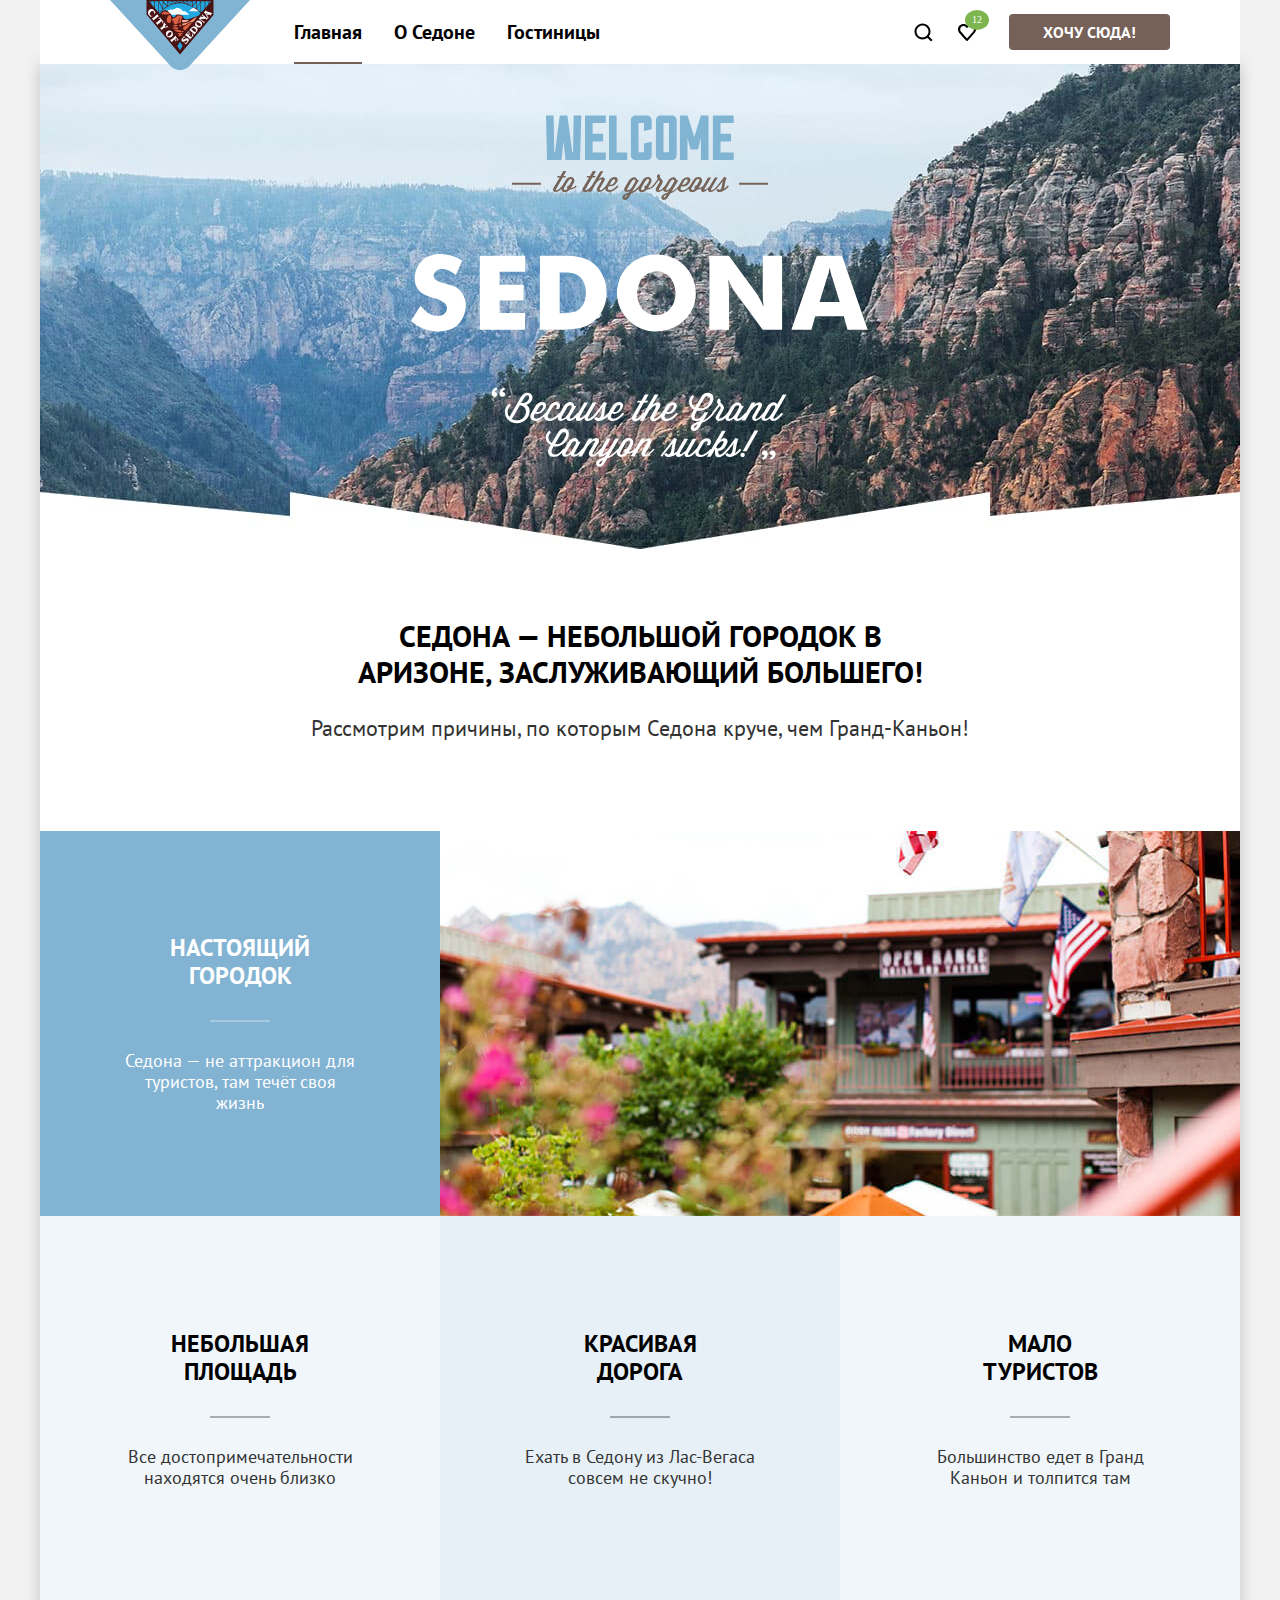
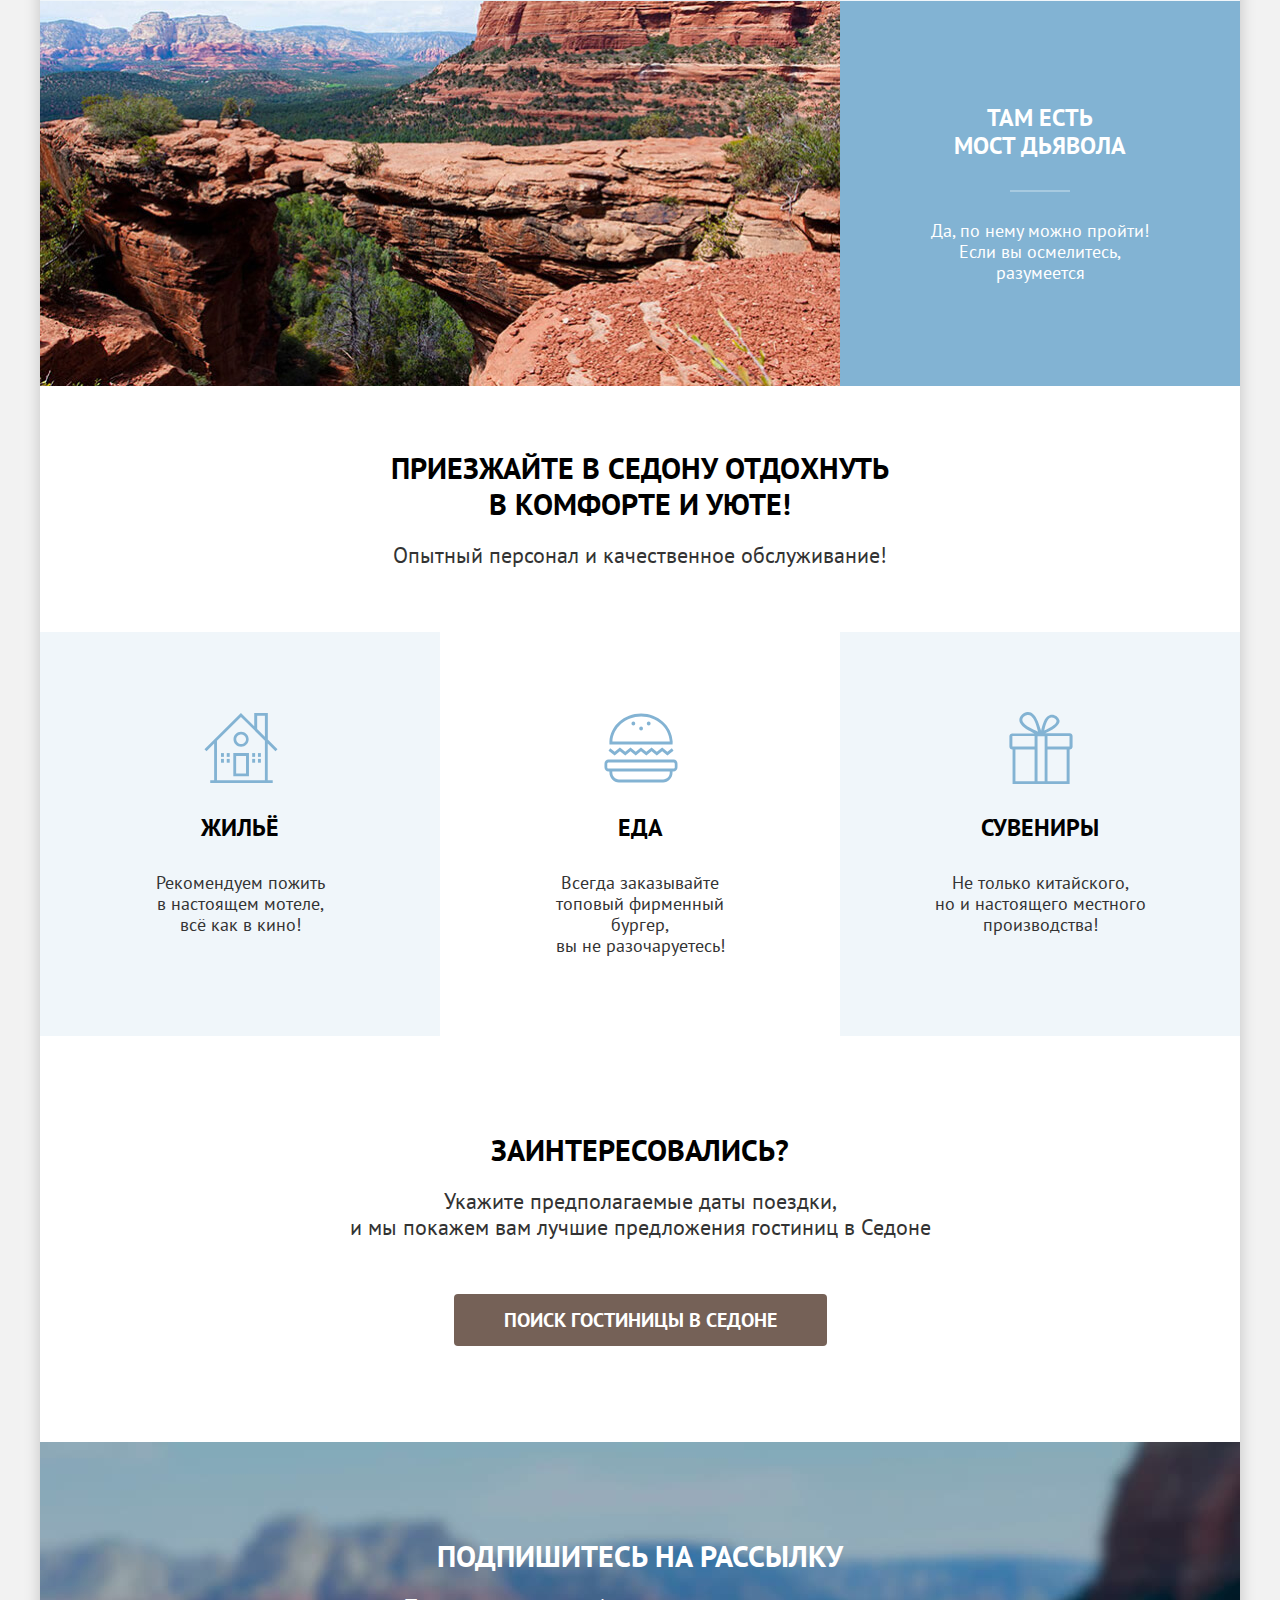
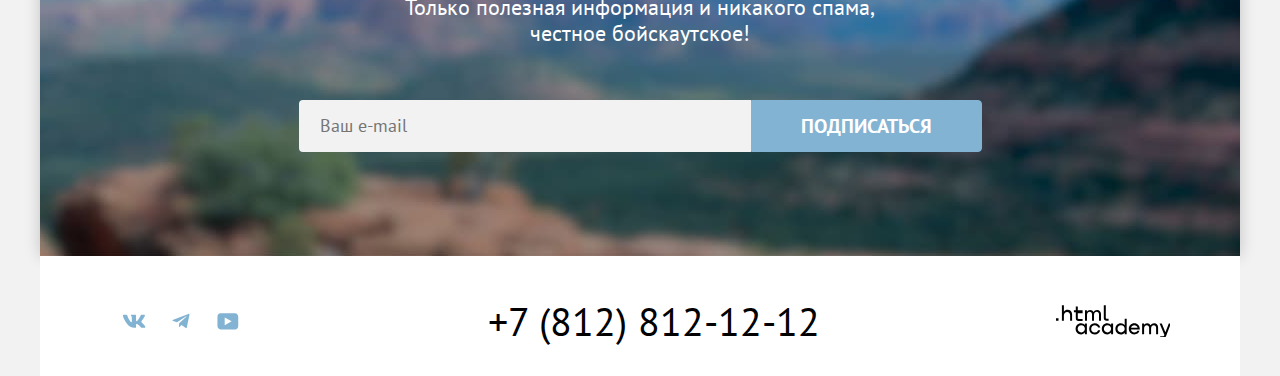
<file: index.html>
<!DOCTYPE html>
<html lang="ru">
  <head>
    <meta charset="utf-8" />
    <title>Главная</title>
    <link rel="icon" href="/favicon-32x32.png" />
    <link rel="stylesheet" href="./styles/styles.css" />
  </head>
  <body>
    <header class="header">
      <nav class="navigation">
        <a class="navigation__logo_link" href="./index.html">
          <img
            class="navigation__logo"
            src="./images/logo_sedona.svg"
            width="140"
            height="70"
            alt="Лого блока навигации"
          />
        </a>
        <ul class="navigation__menu">
          <li class="navigation__item">
            <a class="link_navigation active" href="index.html">Главная</a>
          </li>
          <li class="navigation__item">
            <a class="link_navigation" href="#">О Седоне</a>
          </li>
          <li class="navigation__item">
            <a class="link_navigation" href="catalog.html">Гостиницы</a>
          </li>
        </ul>
      </nav>

      <div class="header__controls">
        <div class="header__controls-icons">
          <div class="header__control">
            <a href="#"
              ><img src="./images/icons/search_icon.svg" alt="Поиск"
            /></a>
          </div>
          <div class="header__control">
            <a class="icon__like" href="#"
              ><img src="./images/icons/header_like_icon.svg" alt="Избранное" />
              <span class="count">12</span></a
            >
          </div>
        </div>
        <a class="btn_style header__btn-style">Хочу сюда!</a>
      </div>
    </header>

    <main class="main__block">
      <section class="hero">
        <h1 class="visually-hidden">Welcome to the gorgeous Sedona</h1>
        <img
          class="hero__welcome"
          src="./images/welcome_sedona.svg"
          width="458"
          height="352"
          alt="Приветственное сообщение"
        />
      </section>

      <section class="about">
        <header class="about__header">
          <h2 class="about__title">
            Седона — небольшой городок в Аризоне, заслуживающий большего!
          </h2>
          <p class="about__subtitle">
            Рассмотрим причины, по которым Седона круче, чем Гранд-Каньон!
          </p>
        </header>

        <ul class="about__highlights">
          <li class="about__highlight about__highlight-aspect">
            <div class="about__highlight-all-text">
              <h3 class="about__highlight-title">Настоящий городок</h3>
              <p class="about__highlight-text">
                Седона — не аттракцион для туристов, там течёт своя жизнь
              </p>
            </div>
            <img
              class="about__highlight-image"
              src="./images/about_town.jpg"
              width="800"
              height="385"
              alt="Фотография Седоны"
            />
          </li>
          <li class="about__highlight about__highlight-bg">
            <div class="about__highlight-all-text">
              <h3 class="about__highlight-title">Небольшая площадь</h3>
              <p class="about__highlight-text about_subtitle">
                Все достопримечательности находятся очень близко
              </p>
            </div>
          </li>
          <li class="about__highlight about__highlight-transparent">
            <div class="about__highlight-all-text">
              <h3 class="about__highlight-title">Красивая дорога</h3>
              <p class="about__highlight-text about_subtitle">
                Ехать в Седону из Лас-Вегаса совсем не скучно!
              </p>
            </div>
          </li>
          <li class="about__highlight about__highlight-bg">
            <div class="about__highlight-all-text">
              <h3 class="about__highlight-title">Мало туристов</h3>
              <p class="about__highlight-text about_subtitle">
                Большинство едет в Гранд Каньон и толпится там
              </p>
            </div>
          </li>
          <li class="about__highlight about__highlight-aspect">
            <img
              class="about__highlight-image"
              src="./images/about_canyon.jpg"
              width="800"
              height="385"
              alt="Фотография моста дьявола"
            />
            <div class="about__highlight-all-text">
              <h3 class="about__highlight-title">
                Там есть <br />мост дьявола
              </h3>
              <p class="about__highlight-text">
                Да, по нему можно пройти! Если вы осмелитесь, разумеется
              </p>
            </div>
          </li>
        </ul>
      </section>

      <section class="services">
        <header class="services__header">
          <h2 class="services__title">
            Приезжайте в Седону отдохнуть в комфорте и уюте!
          </h2>
          <p class="services__subtitle">
            Опытный персонал и качественное обслуживание!
          </p>
        </header>

        <ul class="services__list">
          <li class="services__item">
            <img
              class="services__item-image"
              src="./images/icons/icon_house.svg"
              width="75"
              height="72"
              alt="Иконка домик"
            />
            <h3 class="services__item-title">Жильё</h3>
            <p class="services__item-text">
              Рекомендуем пожить <br />в настоящем мотеле, <br />всё как в кино!
            </p>
          </li>
          <li class="services__item">
            <img
              class="services__item-image"
              src="./images/icons/icon_burger.svg"
              width="75"
              height="72"
              alt="Иконка бургер"
            />
            <h3 class="services__item-title">Еда</h3>
            <p class="services__item-text">
              Всегда заказывайте <br />
              топовый фирменный бургер, <br />вы не разочаруетесь!
            </p>
          </li>
          <li class="services__item">
            <img
              class="services__item-image"
              src="./images/icons/icon_box.svg"
              width="75"
              height="72"
              alt="Иконка подарочная коробка"
            />
            <h3 class="services__item-title">Сувениры</h3>
            <p class="services__item-text">
              Не только китайского, <br />
              но и настоящего местного производства!
            </p>
          </li>
        </ul>
      </section>

      <section class="search">
        <h2 class="search__title">Заинтересовались?</h2>
        <p class="search__subtitle">
          Укажите предполагаемые даты поездки, <br />
          и мы покажем вам лучшие предложения гостиниц в Седоне
        </p>
        <a class="search__button btn_style" href="#"
          >ПОИСК ГОСТИНИЦЫ В СЕДОНЕ</a
        >
      </section>

      <section class="subscription">
        <h2 class="subscription__title">Подпишитесь на рассылку</h2>
        <p class="subscription__subtitle">
          Только полезная информация и никакого спама, <br />
          честное бойскаутское!
        </p>
        <form class="subscription__form" action="https://echo.htmlacademy.ru">
          <input name="email" type="email" placeholder="Ваш e-mail" />
          <button class="subscription__button btn_style" type="submit">
            Подписаться
          </button>
        </form>
      </section>
    </main>

    <footer class="footer">
      <section class="footer__social-media">
        <h2 class="visually-hidden">Социальные сети</h2>
        <ul class="footer__social-media-list">
          <li class="footer__social_item">
            <a href="#">
              <span class="visually-hidden">Вк</span>
              <img
                src="./images/icons/logo_vk.svg"
                width="24"
                height="14"
                alt="Лого Вк"
              />
            </a>
          </li>
          <li class="footer__social_item">
            <a href="#">
              <span class="visually-hidden">Телеграм</span>
              <img
                src="./images/icons/logo_telegram.svg"
                width="18"
                height="16"
                alt="Лого Телеграм"
              />
            </a>
          </li>
          <li class="footer__social_item">
            <a href="#">
              <span class="visually-hidden">Ютуб</span>
              <img
                src="./images/icons/logo_youtube.svg"
                width="22"
                height="17"
                alt="Лого Ютуб"
              />
            </a>
          </li>
        </ul>
      </section>

      <section class="footer__contacts">
        <h2 class="visually-hidden">Контакты</h2>
        <address class="footer__contact">
          <a class="footer__contact-link" href="tel:+78128121212"
            >+7 (812) 812-12-12</a
          >
        </address>
      </section>

      <svg
        class="footer__logo_image"
        xmlns="http://www.w3.org/2000/svg"
        width="114"
        height="32"
        aria-label="Логотип HTML Академии"
        tabindex="0"
      >
        <path
          d="M0 13.26v2.6h2.5v-2.6H0ZM11.6 4.86c-1.6 0-2.8.7-3.6 1.7h-.1V.36h-2v15.5h2v-5.3c0-2.1 1.3-3.6 3.3-3.6 1.8 0 2.9 1.4 2.9 3.2v5.7h2v-6.1c.1-3-1.8-4.9-4.5-4.9ZM26.6 5.16h-4.8v-3.7h-2v3.8h-1.9v2h1.9v6c0 1.7 1 2.7 2.7 2.7h4.1v-2h-3.7c-.7 0-1.1-.4-1.1-.1v-5.7h4.8v-2ZM41.1 4.96c-1.6 0-2.9.8-3.5 2.1h-.1c-.6-1.2-1.8-2.1-3.4-2.1-1.4 0-2.5.8-3.1 1.8h-.1v-1.6H29v10.6h2v-5.4c0-2 1-3.5 2.6-3.5 1.5 0 2.4 1 2.4 2.6v6.3h2v-5.6c0-2.4 1.4-3.3 2.6-3.3 1.5 0 2.4 1 2.4 2.6v6.3h2v-6.5c.1-2.5-1.4-4.3-3.9-4.3ZM47.8 13.06c0 1.7 1 2.7 2.8 2.7h2v-2h-1.7c-.7 0-1.1-.4-1.1-1.1V.36h-2v12.7ZM28.9 20.06c-.9-1.1-2.2-1.8-3.9-1.8-3.1 0-5.4 2.3-5.4 5.6s2.3 5.6 5.4 5.6c1.8 0 3-.8 3.8-1.9h.1v1.6h2v-10.6h-2v1.5Zm-3.6 7.4c-2.2 0-3.6-1.6-3.6-3.6s1.4-3.6 3.6-3.6 3.6 1.6 3.6 3.6c0 1.9-1.4 3.6-3.6 3.6ZM44.2 22.36c-.5-2.4-2.6-4.1-5.4-4.1a5.4 5.4 0 0 0-5.6 5.6c0 3.1 2.2 5.6 5.6 5.6 2.8 0 4.9-1.8 5.4-4.2h-2.1a3.4 3.4 0 0 1-3.3 2.3c-2.2 0-3.6-1.6-3.6-3.6s1.4-3.6 3.6-3.6c1.6 0 2.8 1 3.3 2.2h2.1v-.2ZM55.1 20.06c-.9-1.1-2.2-1.8-3.9-1.8-3.1 0-5.4 2.3-5.4 5.6s2.3 5.6 5.4 5.6c1.8 0 3-.8 3.8-1.9h.1v1.6h2v-10.6h-2v1.5Zm-3.6 7.4c-2.2 0-3.6-1.6-3.6-3.6s1.4-3.6 3.6-3.6 3.6 1.6 3.6 3.6c0 1.9-1.5 3.6-3.6 3.6ZM68.7 20.16c-.9-1.1-2.2-1.9-3.9-1.9-3.1 0-5.4 2.3-5.4 5.6s2.2 5.6 5.4 5.6c1.7 0 3-.8 3.8-1.8h.1v1.5h2v-15.4h-2v6.4Zm-3.6 7.3c-2.2 0-3.6-1.6-3.6-3.6s1.4-3.6 3.6-3.6 3.6 1.6 3.6 3.6c-.1 2-1.5 3.6-3.6 3.6ZM78.3 18.26c-3.3 0-5.5 2.5-5.5 5.6 0 3 2.1 5.6 5.5 5.6 2.5 0 4.5-1.3 5.2-3.6h-2.1c-.5 1-1.6 1.6-3 1.6-1.9 0-3.3-1.3-3.4-2.9h8.8c.2-3.6-2-6.3-5.5-6.3Zm0 1.9c1.7 0 3 1 3.3 2.6h-6.5c.3-1.5 1.5-2.6 3.2-2.6ZM98.2 18.26c-1.6 0-2.9.8-3.6 2h-.1c-.6-1.2-1.8-2-3.4-2-1.4 0-2.5.7-3.1 1.8v-1.5h-1.9v10.6h2v-5.4c0-2 1-3.4 2.6-3.5 1.5 0 2.4 1 2.4 2.6v6.3h2v-5.6c0-2.4 1.4-3.3 2.6-3.3 1.5 0 2.4 1 2.4 2.6v6.3h2v-6.5c.1-2.6-1.4-4.4-3.9-4.4ZM109.4 27.36l-3.6-8.9h-2.2l4.8 11.6c-.3.9-.7 1.2-1.7 1.2h-2.5v2h2.5c1.8 0 2.8-.8 3.5-2.6l4.7-12.2h-2.1l-3.4 8.9Z"
          fill="currentColor"
        />
      </svg>
    </footer>
    <div class="modal__block hidden">
      <section class="modal__content">
        <h1 class="modal__title">Поиск гостиницы в Седоне</h1>
        <a class="button__close_modal" tabindex="0">
          <span class="visually-hidden">Закрыть модальное окно</span>
        </a>

        <form class="modal__form" action="https://echo.htmlacademy.ru/">
          <p class="arrival__container">
            <label class="arrival__date" for="arrival-date">Дата заезда:</label>
            <input
              class="modal__input date_input"
              id="arrival-date"
              name="arrival-date"
              type="text"
              placeholder="Укажите дату"
            />
          </p>
          <p class="arrival__subtitle">Мы не можем отправить вас в прошлое.</p>

          <p class="departure__container">
            <label class="departure__date" for="departure-date"
              >Дата выезда:</label
            >
            <input
              class="modal__input date_input"
              id="departure-date"
              name="departure-date"
              type="text"
              placeholder="Укажите дату"
            />
          </p>
          <p class="departure__subtitle">
            На эти даты есть свободные номера. Пока есть.
          </p>

          <div class="guest__container">
            <div class="adults__group">
              <label class="adults__num" for="adults-num">Взрослые:</label>
              <div class="input-container">
                <input
                  class="adults__input modal__input"
                  id="adults-num"
                  name="adults-num"
                  type="number"
                  value="2"
                />
                <button class="decrement" type="button">
                  <svg
                    xmlns="http://www.w3.org/2000/svg"
                    width="14"
                    height="2"
                    viewBox="0 0 14 2"
                    fill="none"
                  >
                    <path
                      d="M0 0L0 2L14 2V0L0 0Z"
                      fill="currentColor"
                      fill-opacity="0.3"
                    />
                  </svg>
                </button>
                <button class="increment" type="button">
                  <svg
                    xmlns="http://www.w3.org/2000/svg"
                    width="14"
                    height="14"
                    viewBox="0 0 14 14"
                    fill="none"
                  >
                    <path
                      d="M14 6H8V0H6V6H0V8H6V14H8V8H14V6Z"
                      fill="currentColor"
                      fill-opacity="0.3"
                    />
                  </svg>
                </button>
              </div>
            </div>
            <div class="children__group">
              <label class="children__num" for="children-num">Дети:</label>
              <span class="tooltip">
                <button class="tooltip__toggle" type="button">
                  <svg width="26" height="26" viewBox="0 0 26 26" fill="none">
                    <circle cx="13" cy="13" r="13" fill="#83B3D3" />
                    <path
                      fill-rule="evenodd"
                      clip-rule="evenodd"
                      d="M12 7H14V9H12V7ZM14 19H12V10H14V19Z"
                      fill="white"
                    />
                  </svg>
                </button>
                <span class="tooltip__text">
                  Укажите количество детей, которые будут с вами, возраст
                  которых от 6 до 18 лет. Дети до 6 лет размещаются бесплатно.
                  <span class="tooltip__arrow"></span>
                </span>
              </span>
              <div class="input-container">
                <input
                  class="children__input modal__input"
                  id="children-num"
                  name="children-num"
                  type="number"
                  value="2"
                />
                <button class="decrement" type="button">
                  <svg
                    xmlns="http://www.w3.org/2000/svg"
                    width="14"
                    height="2"
                    viewBox="0 0 14 2"
                    fill="none"
                  >
                    <path
                      d="M0 0L0 2L14 2V0L0 0Z"
                      fill="currentColor"
                      fill-opacity="0.3"
                    />
                  </svg>
                </button>
                <button class="increment" type="button">
                  <svg
                    xmlns="http://www.w3.org/2000/svg"
                    width="14"
                    height="14"
                    viewBox="0 0 14 14"
                    fill="none"
                  >
                    <path
                      d="M14 6H8V0H6V6H0V8H6V14H8V8H14V6Z"
                      fill="currentColor"
                      fill-opacity="0.3"
                    />
                  </svg>
                </button>
              </div>
            </div>
          </div>
        </form>

        <button class="btn modal__search_button" type="submit">Найти</button>
      </section>
    </div>
    <script src="modal.js"></script>
  </body>
</html>
</file>
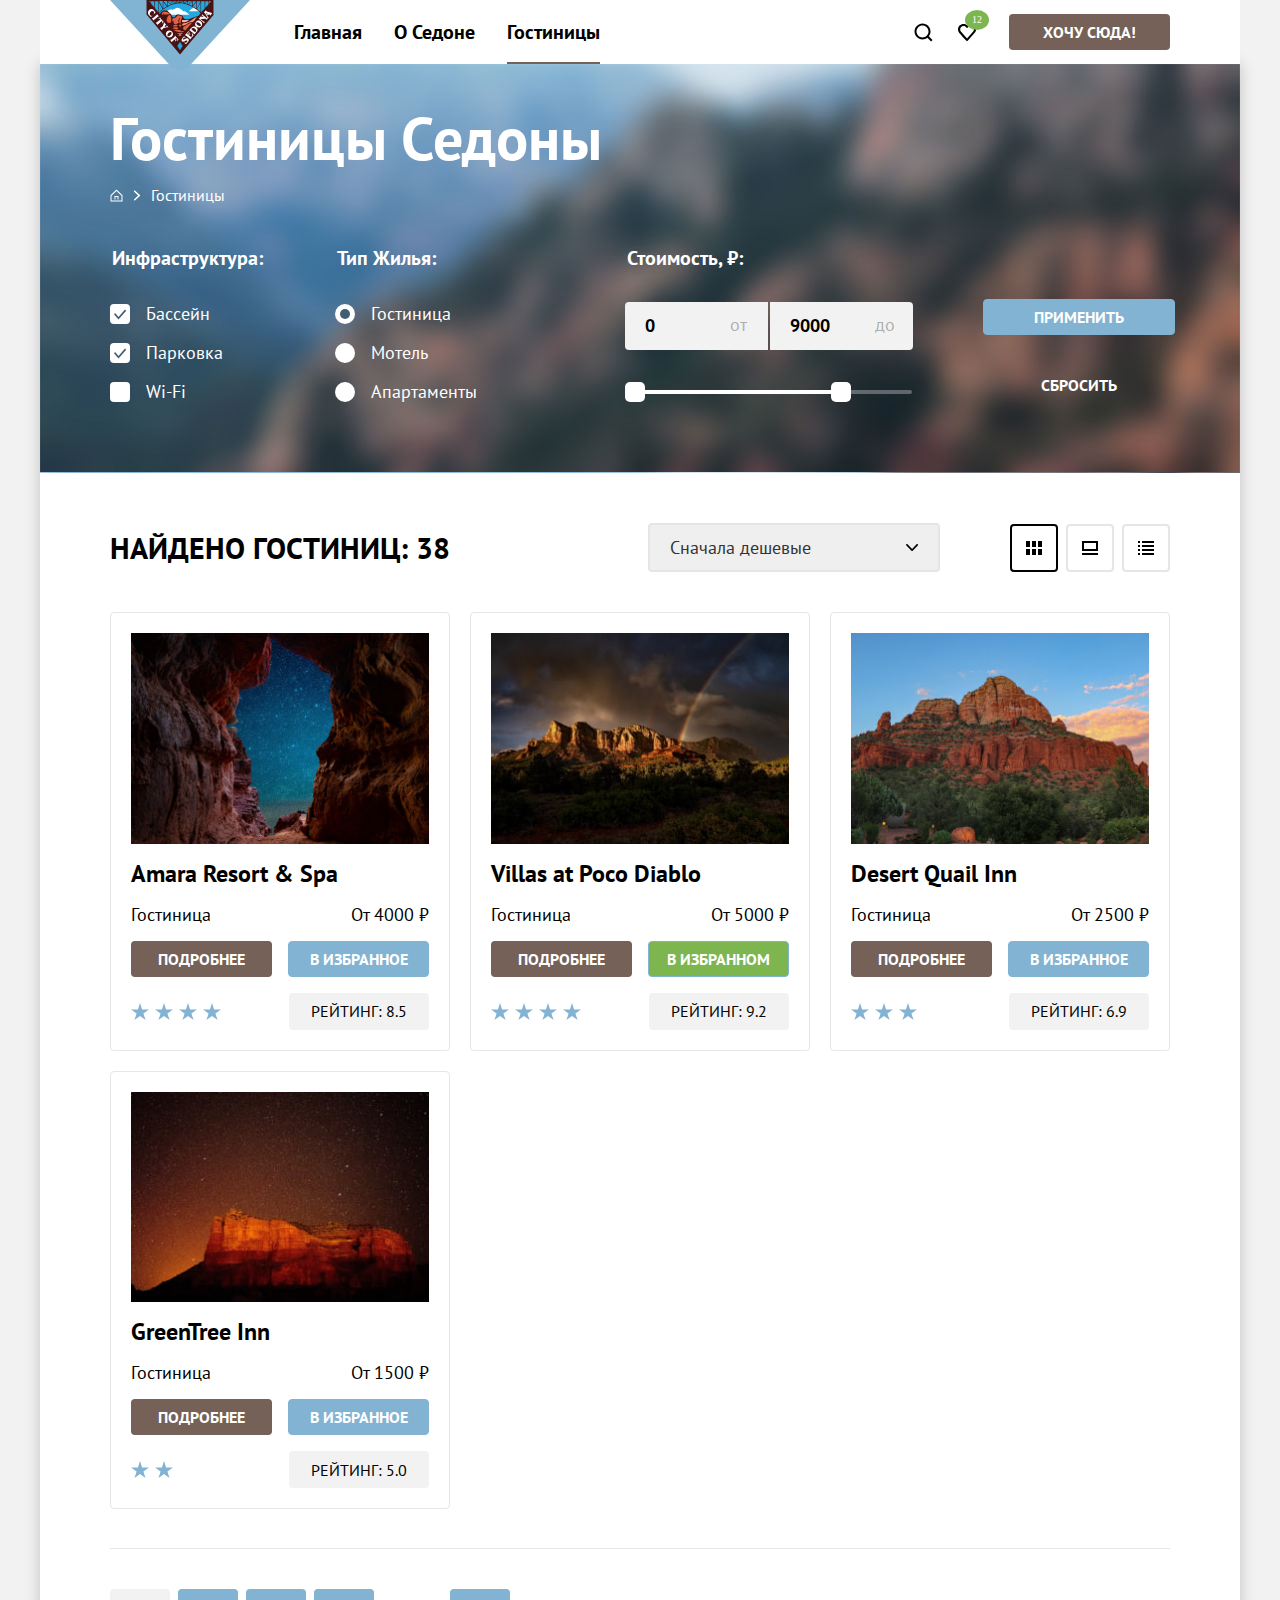
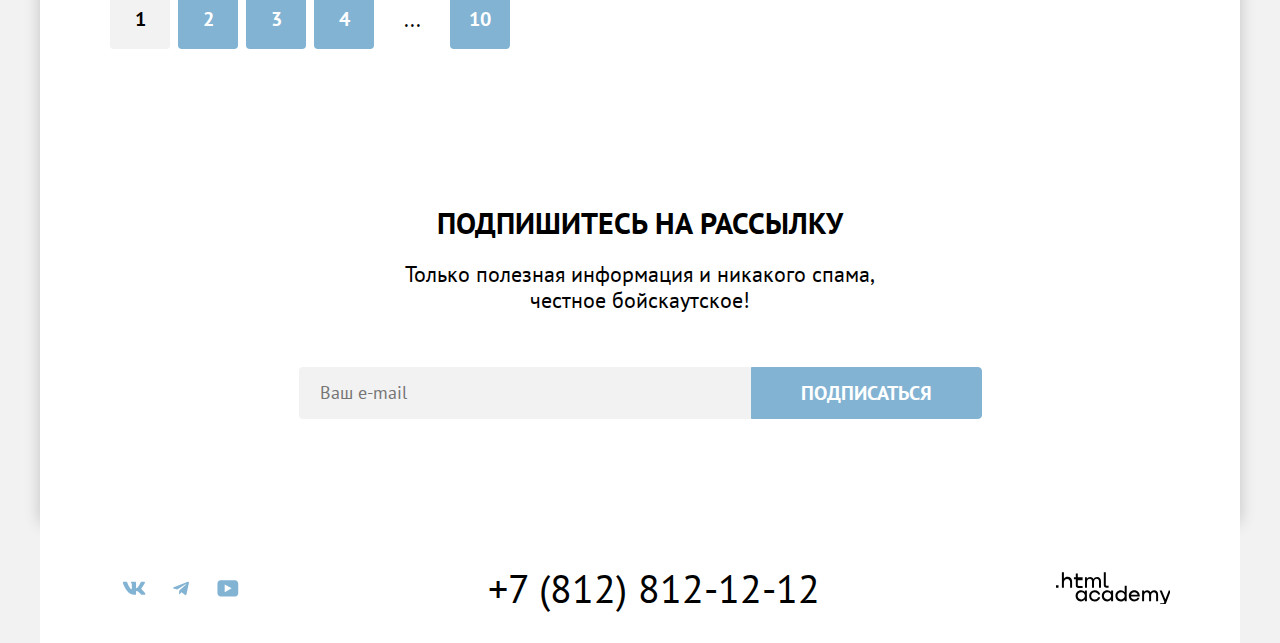
<file: catalog.html>
<!DOCTYPE html>
<html lang="ru">
  <head>
    <meta charset="utf-8" />
    <title>Гостиницы</title>
    <link rel="icon" href="/favicon-32x32.png" />
    <link rel="stylesheet" href="./styles/styles.css" />
  </head>
  <body>
    <header class="header">
      <nav class="navigation">
        <a class="navigation__logo_link" href="./index.html">
          <img
            class="navigation__logo"
            src="./images/logo_sedona.svg"
            width="140"
            height="70"
            alt="Лого блока навигации"
          />
        </a>
        <ul class="navigation__menu">
          <li class="navigation__item">
            <a class="link_navigation" href="index.html">Главная</a>
          </li>
          <li class="navigation__item">
            <a class="link_navigation" href="#">О Седоне</a>
          </li>
          <li class="navigation__item">
            <a class="link_navigation active" href="catalog.html">Гостиницы</a>
          </li>
        </ul>
      </nav>

      <div class="header__controls">
        <div class="header__controls-icons">
          <div class="header__control">
            <a href="#"
              ><img src="./images/icons/search_icon.svg" alt="Поиск"
            /></a>
          </div>
          <div class="header__control">
            <a class="icon__like" href="#"
              ><img src="./images/icons/header_like_icon.svg" alt="Избранное" />
              <span class="count">12</span></a
            >
          </div>
        </div>
        <a class="btn_style header__btn-style">Хочу сюда!</a>
      </div>
    </header>

    <main class="main__block">
      <section class="hotels">
        <h1 class="hotels__title">Гостиницы Седоны</h1>

        <ol class="breadcrumbs">
          <li class="breadcrumbs__item">
            <a href="index.html"
              ><img
                src="./images/icons/icon_home.svg"
                alt="Иконка дома"
                width="13"
                height="15"
            /></a>
          </li>
          <li class="breadcrumbs__item">
            <img
              src="./images/icons/icon_arrow.svg"
              alt="Иконка стрелочка"
              width="6"
              height="10"
            />
          </li>
          <li class="breadcrumbs__item breadcrumbs__link">
            <a class="breadcrumbs__link-color" href="catalog.html">Гостиницы</a>
          </li>
        </ol>

        <form class="filter" action="https://echo.htmlacademy.ru">
          <fieldset class="filter__infrastructure">
            <legend class="filter__legend">Инфраструктура:</legend>
            <ul class="filter-form__list list">
              <li class="filter-form__item">
                <label class="filter-form__label">
                  <input
                    class="checkbox visually-hidden"
                    type="checkbox"
                    name="pool"
                    checked
                  />
                  <span class="checkbox-mark mark"></span>
                  <span class="checkbox-text">Бассейн</span>
                </label>
              </li>
              <li class="filter-form__item">
                <label class="filter-form__label">
                  <input
                    class="checkbox visually-hidden"
                    type="checkbox"
                    name="parking"
                    checked
                  />
                  <span class="checkbox-mark mark"></span>
                  <span class="checkbox-text">Парковка</span>
                </label>
              </li>
              <li class="filter-form__item">
                <label class="filter-form__label">
                  <input
                    class="checkbox visually-hidden"
                    type="checkbox"
                    name="wifi"
                  />
                  <span class="checkbox-mark mark"></span>
                  <span class="checkbox-text">Wi-Fi</span>
                </label>
              </li>
            </ul>
          </fieldset>

          <fieldset class="filter__house-type">
            <legend class="filter__house_legend">Тип Жилья:</legend>
            <ul class="filter-form__list list">
              <li class="filter-form__item">
                <label class="filter-form__label">
                  <input
                    class="radio visually-hidden"
                    type="radio"
                    name="hotel-type"
                    value="hotel"
                    checked
                  />
                  <span class="radio-mark mark"></span>
                  <span class="radio-text">Гостиница</span>
                </label>
              </li>
              <li class="filter-form__item">
                <label class="filter-form__label">
                  <input
                    class="radio visually-hidden"
                    type="radio"
                    name="hotel-type"
                    value="motel"
                  />
                  <span class="radio-mark mark"></span>
                  <span class="radio-text">Мотель</span>
                </label>
              </li>
              <li class="filter-form__item">
                <label class="filter-form__label">
                  <input
                    class="radio visually-hidden"
                    type="radio"
                    name="hotel-type"
                    value="apartaments"
                  />
                  <span class="radio-mark mark"></span>
                  <span class="radio-text">Апартаменты</span>
                </label>
              </li>
            </ul>
          </fieldset>

          <fieldset class="filter__price-range">
            <legend class="filter__price_legend">Стоимость, ₽:</legend>

            <ul class="filter__price_inputs">
              <li class="price-input">
                <label for="min-price" class="range__item">от</label>
                <input
                  class="input input-min"
                  name="min-price"
                  id="min-price"
                  type="number"
                  min="0"
                  value="0"
                />
              </li>
              <li class="price-input">
                <label for="max-price" class="range__item">до</label>
                <input
                  class="input input-max"
                  name="max-price"
                  id="max-price"
                  type="number"
                  max="9000"
                  value="9000"
                />
              </li>
            </ul>

            <div class="price__slider">
              <div class="slider__bar">
                <button
                  class="slider__toggle toggle__min"
                  type="button"
                ></button>
                <button
                  class="slider__toggle toggle__max"
                  type="button"
                ></button>
              </div>
            </div>
          </fieldset>

          <div class="filter__buttons">
            <button type="submit" class="btn_style filter__button_apply">
              Применить
            </button>
            <button type="reset" class="btn_style filter__button_reset">
              Сбросить
            </button>
          </div>
        </form>
      </section>

      <section class="catalog">
        <div class="header catalog__header">
          <h2 class="catalog__title">Найдено гостиниц: 38</h2>
          <div class="catalog__block">
            <div class="sort">
              <label class="sort__label visually-hidden" for="sort"
                >Сортировать:</label
              >
              <select class="sort__select" id="sort">
                <option value="cheap">Сначала дешевые</option>
                <option value="expensive">Сначала дорогие</option>
              </select>
            </div>

            <div class="view">
              <ul class="view__list">
                <li class="view__list_item">
                  <button
                    type="button"
                    class="view__list_button view__list_button-active"
                  >
                    <img
                      src="./images/icons/icon_cards.svg"
                      width="16"
                      height="14"
                      alt="Показать сеткой"
                    />
                  </button>
                </li>
                <li class="view__list_item">
                  <button type="button" class="view__list_button">
                    <img
                      src="./images/icons/icon_card.svg"
                      width="16"
                      height="14"
                      alt="Показать по одному"
                    />
                  </button>
                </li>
                <li class="view__list_item">
                  <button type="button" class="view__list_button">
                    <img
                      src="./images/icons/icon_view.svg"
                      width="16"
                      height="14"
                      alt="Показать списком"
                    />
                  </button>
                </li>
              </ul>
            </div>
          </div>
        </div>

        <ul class="catalog__items">
          <li class="catalog__item">
            <img
              class="catalog__item-image"
              src="./images/catalog/catalog_amara_resort.jpg"
              width="300"
              height="212"
              alt="Фото отеля Amara Resort & Spa"
            />
            <h3 class="catalog__item_name">Amara Resort & Spa</h3>
            <p class="catalog__item_type">Гостиница</p>
            <p class="catalog__item_price">От 4000 ₽</p>
            <a href="#" class="btn_style buttons__card-details">Подробнее</a>
            <button class="btn_style buttons__card-favorites" type="button">
              В избранное
            </button>
            <p class="catalog__item_raiting">Рейтинг: 8.5</p>
            <div class="catalog__item_stars">
              <p class="visually-hidden">Отель 4 звезды</p>
              <span class="star"></span>
              <span class="star"></span>
              <span class="star"></span>
              <span class="star"></span>
            </div>
          </li>

          <li class="catalog__item">
            <img
              class="catalog__item-image"
              src="./images/catalog/catalog_poco_diablo.jpg"
              width="300"
              height="212"
              alt="Фото отеля Villas at Poco Diablo"
            />
            <h3 class="catalog__item_name">Villas at Poco Diablo</h3>
            <p class="catalog__item_type">Гостиница</p>
            <p class="catalog__item_price">От 5000 ₽</p>
            <a href="#" class="btn_style buttons__card-details">Подробнее</a>
            <button
              class="btn_style buttons__card-favorites active_btn"
              type="button"
            >
              В избранном
            </button>
            <p class="catalog__item_raiting">Рейтинг: 9.2</p>
            <div class="catalog__item_stars">
              <p class="visually-hidden">Отель 4 звезды</p>
              <span class="star"></span>
              <span class="star"></span>
              <span class="star"></span>
              <span class="star"></span>
            </div>
          </li>

          <li class="catalog__item">
            <img
              class="catalog__item-image"
              src="./images/catalog/catalog_desert_quail.jpg"
              width="300"
              height="212"
              alt="Фото отеля Desert Quail Inn"
            />
            <h3 class="catalog__item_name">Desert Quail Inn</h3>
            <p class="catalog__item_type">Гостиница</p>
            <p class="catalog__item_price">От 2500 ₽</p>
            <a href="#" class="btn_style buttons__card-details">Подробнее</a>
            <button class="btn_style buttons__card-favorites" type="button">
              В избранное
            </button>
            <p class="catalog__item_raiting">Рейтинг: 6.9</p>
            <div class="catalog__item_stars">
              <p class="visually-hidden">Отель 3 звезды</p>
              <span class="star"></span>
              <span class="star"></span>
              <span class="star"></span>
            </div>
          </li>

          <li class="catalog__item">
            <img
              class="catalog__item-image"
              src="./images/catalog/catalog_greentree.jpg"
              width="300"
              height="212"
              alt="Фото отеля GreenTree Inn"
            />
            <h3 class="catalog__item_name">GreenTree Inn</h3>
            <p class="catalog__item_type">Гостиница</p>
            <p class="catalog__item_price">От 1500 ₽</p>
            <a href="#" class="btn_style buttons__card-details">Подробнее</a>
            <button class="btn_style buttons__card-favorites" type="button">
              В избранное
            </button>
            <p class="catalog__item_raiting">Рейтинг: 5.0</p>
            <div class="catalog__item_stars">
              <p class="visually-hidden">Отель 2 звезды</p>
              <span class="star"></span>
              <span class="star"></span>
            </div>
          </li>
        </ul>

        <nav class="pagination">
          <ul class="pagination__items">
            <li class="pagination__item pagination__item-first">
              <a class="pagination__link pagination__link-first" href="#">1</a>
            </li>
            <li class="pagination__item">
              <a class="pagination__link" href="#">2</a>
            </li>
            <li class="pagination__item">
              <a class="pagination__link" href="#">3</a>
            </li>
            <li class="pagination__item">
              <a class="pagination__link" href="#">4</a>
            </li>
            <li class="pagination__item pagination__points-bg">
              <span class="pagination__points">...</span>
            </li>
            <li class="pagination__item">
              <a class="pagination__link" href="#">10</a>
            </li>
          </ul>
        </nav>
      </section>

      <section class="subscription subscription__catalog-bg">
        <h2 class="subscription__title subscription__catalog">
          Подпишитесь на рассылку
        </h2>
        <p class="subscription__subtitle subscription__catalog">
          Только полезная информация и никакого спама, <br />честное
          бойскаутское!
        </p>
        <form class="subscription__form" action="https://echo.htmlacademy.ru">
          <input name="email" type="email" placeholder="Ваш e-mail" />
          <button class="subscription__button btn_style" type="submit">
            Подписаться
          </button>
        </form>
      </section>
    </main>

    <footer class="footer">
      <section class="footer__social-media">
        <h2 class="visually-hidden">Социальные сети</h2>
        <ul class="footer__social-media-list">
          <li class="footer__social_item">
            <a href="#">
              <span class="visually-hidden">Вк</span>
              <img
                src="./images/icons/logo_vk.svg"
                width="24"
                height="14"
                alt="Лого Вк"
              />
            </a>
          </li>
          <li class="footer__social_item">
            <a href="#">
              <span class="visually-hidden">Телеграм</span>
              <img
                src="./images/icons/logo_telegram.svg"
                width="18"
                height="15"
                alt="Лого Телеграм"
              />
            </a>
          </li>
          <li class="footer__social_item">
            <a href="#">
              <span class="visually-hidden">Ютуб</span>
              <img
                src="./images/icons/logo_youtube.svg"
                width="22"
                height="17"
                alt="Лого Ютуб"
              />
            </a>
          </li>
        </ul>
      </section>

      <section class="footer__contacts">
        <h2 class="visually-hidden">Контакты</h2>
        <address class="footer__contact">
          <a class="footer__contact-link" href="tel:+78128121212"
            >+7 (812) 812-12-12</a
          >
        </address>
      </section>

      <svg
        class="footer__logo_image"
        xmlns="http://www.w3.org/2000/svg"
        width="114"
        height="32"
        aria-label="Логотип HTML Академии"
        tabindex="0"
      >
        <path
          d="M0 13.26v2.6h2.5v-2.6H0ZM11.6 4.86c-1.6 0-2.8.7-3.6 1.7h-.1V.36h-2v15.5h2v-5.3c0-2.1 1.3-3.6 3.3-3.6 1.8 0 2.9 1.4 2.9 3.2v5.7h2v-6.1c.1-3-1.8-4.9-4.5-4.9ZM26.6 5.16h-4.8v-3.7h-2v3.8h-1.9v2h1.9v6c0 1.7 1 2.7 2.7 2.7h4.1v-2h-3.7c-.7 0-1.1-.4-1.1-.1v-5.7h4.8v-2ZM41.1 4.96c-1.6 0-2.9.8-3.5 2.1h-.1c-.6-1.2-1.8-2.1-3.4-2.1-1.4 0-2.5.8-3.1 1.8h-.1v-1.6H29v10.6h2v-5.4c0-2 1-3.5 2.6-3.5 1.5 0 2.4 1 2.4 2.6v6.3h2v-5.6c0-2.4 1.4-3.3 2.6-3.3 1.5 0 2.4 1 2.4 2.6v6.3h2v-6.5c.1-2.5-1.4-4.3-3.9-4.3ZM47.8 13.06c0 1.7 1 2.7 2.8 2.7h2v-2h-1.7c-.7 0-1.1-.4-1.1-1.1V.36h-2v12.7ZM28.9 20.06c-.9-1.1-2.2-1.8-3.9-1.8-3.1 0-5.4 2.3-5.4 5.6s2.3 5.6 5.4 5.6c1.8 0 3-.8 3.8-1.9h.1v1.6h2v-10.6h-2v1.5Zm-3.6 7.4c-2.2 0-3.6-1.6-3.6-3.6s1.4-3.6 3.6-3.6 3.6 1.6 3.6 3.6c0 1.9-1.4 3.6-3.6 3.6ZM44.2 22.36c-.5-2.4-2.6-4.1-5.4-4.1a5.4 5.4 0 0 0-5.6 5.6c0 3.1 2.2 5.6 5.6 5.6 2.8 0 4.9-1.8 5.4-4.2h-2.1a3.4 3.4 0 0 1-3.3 2.3c-2.2 0-3.6-1.6-3.6-3.6s1.4-3.6 3.6-3.6c1.6 0 2.8 1 3.3 2.2h2.1v-.2ZM55.1 20.06c-.9-1.1-2.2-1.8-3.9-1.8-3.1 0-5.4 2.3-5.4 5.6s2.3 5.6 5.4 5.6c1.8 0 3-.8 3.8-1.9h.1v1.6h2v-10.6h-2v1.5Zm-3.6 7.4c-2.2 0-3.6-1.6-3.6-3.6s1.4-3.6 3.6-3.6 3.6 1.6 3.6 3.6c0 1.9-1.5 3.6-3.6 3.6ZM68.7 20.16c-.9-1.1-2.2-1.9-3.9-1.9-3.1 0-5.4 2.3-5.4 5.6s2.2 5.6 5.4 5.6c1.7 0 3-.8 3.8-1.8h.1v1.5h2v-15.4h-2v6.4Zm-3.6 7.3c-2.2 0-3.6-1.6-3.6-3.6s1.4-3.6 3.6-3.6 3.6 1.6 3.6 3.6c-.1 2-1.5 3.6-3.6 3.6ZM78.3 18.26c-3.3 0-5.5 2.5-5.5 5.6 0 3 2.1 5.6 5.5 5.6 2.5 0 4.5-1.3 5.2-3.6h-2.1c-.5 1-1.6 1.6-3 1.6-1.9 0-3.3-1.3-3.4-2.9h8.8c.2-3.6-2-6.3-5.5-6.3Zm0 1.9c1.7 0 3 1 3.3 2.6h-6.5c.3-1.5 1.5-2.6 3.2-2.6ZM98.2 18.26c-1.6 0-2.9.8-3.6 2h-.1c-.6-1.2-1.8-2-3.4-2-1.4 0-2.5.7-3.1 1.8v-1.5h-1.9v10.6h2v-5.4c0-2 1-3.4 2.6-3.5 1.5 0 2.4 1 2.4 2.6v6.3h2v-5.6c0-2.4 1.4-3.3 2.6-3.3 1.5 0 2.4 1 2.4 2.6v6.3h2v-6.5c.1-2.6-1.4-4.4-3.9-4.4ZM109.4 27.36l-3.6-8.9h-2.2l4.8 11.6c-.3.9-.7 1.2-1.7 1.2h-2.5v2h2.5c1.8 0 2.8-.8 3.5-2.6l4.7-12.2h-2.1l-3.4 8.9Z"
          fill="currentColor"
        />
      </svg>
    </footer>
    <div class="modal__block hidden">
      <section class="modal__content">
        <h1 class="modal__title">Поиск гостиницы в Седоне</h1>
        <a class="button__close_modal" tabindex="0">
          <span class="visually-hidden">Закрыть модальное окно</span>
        </a>

        <form class="modal__form" action="https://echo.htmlacademy.ru/">
          <p class="arrival__container">
            <label class="arrival__date" for="arrival-date">Дата заезда:</label>
            <input
              class="modal__input date_input"
              id="arrival-date"
              name="arrival-date"
              type="text"
              placeholder="Укажите дату"
            />
          </p>
          <p class="arrival__subtitle">Мы не можем отправить вас в прошлое.</p>

          <p class="departure__container">
            <label class="departure__date" for="departure-date"
              >Дата выезда:</label
            >
            <input
              class="modal__input date_input"
              id="departure-date"
              name="departure-date"
              type="text"
              placeholder="Укажите дату"
            />
          </p>
          <p class="departure__subtitle">
            На эти даты есть свободные номера. Пока есть.
          </p>

          <div class="guest__container">
            <div class="adults__group">
              <label class="adults__num" for="adults-num">Взрослые:</label>
              <div class="input-container">
                <input
                  class="adults__input modal__input"
                  id="adults-num"
                  name="adults-num"
                  type="number"
                  value="2"
                />
                <button class="decrement" type="button">
                  <svg
                    xmlns="http://www.w3.org/2000/svg"
                    width="14"
                    height="2"
                    viewBox="0 0 14 2"
                    fill="none"
                  >
                    <path
                      d="M0 0L0 2L14 2V0L0 0Z"
                      fill="currentColor"
                      fill-opacity="0.3"
                    />
                  </svg>
                </button>
                <button class="increment" type="button">
                  <svg
                    xmlns="http://www.w3.org/2000/svg"
                    width="14"
                    height="14"
                    viewBox="0 0 14 14"
                    fill="none"
                  >
                    <path
                      d="M14 6H8V0H6V6H0V8H6V14H8V8H14V6Z"
                      fill="currentColor"
                      fill-opacity="0.3"
                    />
                  </svg>
                </button>
              </div>
            </div>
            <div class="children__group">
              <label class="children__num" for="children-num">Дети:</label>
              <span class="tooltip">
                <button class="tooltip__toggle" type="button">
                  <svg width="26" height="26" viewBox="0 0 26 26" fill="none">
                    <circle cx="13" cy="13" r="13" fill="#83B3D3" />
                    <path
                      fill-rule="evenodd"
                      clip-rule="evenodd"
                      d="M12 7H14V9H12V7ZM14 19H12V10H14V19Z"
                      fill="white"
                    />
                  </svg>
                </button>
                <span class="tooltip__text">
                  Укажите количество детей, которые будут с вами, возраст
                  которых от 6 до 18 лет. Дети до 6 лет размещаются бесплатно.
                  <span class="tooltip__arrow"></span>
                </span>
              </span>
              <div class="input-container">
                <input
                  class="children__input modal__input"
                  id="children-num"
                  name="children-num"
                  type="number"
                  value="2"
                />
                <button class="decrement" type="button">
                  <svg
                    xmlns="http://www.w3.org/2000/svg"
                    width="14"
                    height="2"
                    viewBox="0 0 14 2"
                    fill="none"
                  >
                    <path
                      d="M0 0L0 2L14 2V0L0 0Z"
                      fill="currentColor"
                      fill-opacity="0.3"
                    />
                  </svg>
                </button>
                <button class="increment" type="button">
                  <svg
                    xmlns="http://www.w3.org/2000/svg"
                    width="14"
                    height="14"
                    viewBox="0 0 14 14"
                    fill="none"
                  >
                    <path
                      d="M14 6H8V0H6V6H0V8H6V14H8V8H14V6Z"
                      fill="currentColor"
                      fill-opacity="0.3"
                    />
                  </svg>
                </button>
              </div>
            </div>
          </div>
        </form>

        <button class="btn modal__search_button" type="submit">Найти</button>
      </section>
    </div>
    <script src="modal.js"></script>
  </body>
</html>
</file>
<file: styles/styles.css>
@font-face {
  font-family: "PT Sans";
  font-style: normal;
  font-weight: 400;
  src: url("../fonts/ptsans-400.woff2") format("woff2");
  font-display: swap;
}
@font-face {
  font-family: "PT Sans";
  font-style: normal;
  font-weight: 700;
  src: url("../fonts/ptsans-700.woff2") format("woff2");
  font-display: swap;
}
html {
  height: 100%;
}
body {
  font-family: "PT Sans", sans-serif;
  font-style: normal;
  font-size: 16px;
  line-height: 24px;
  background-color: #f2f2f2;
  color: #000;
  display: flex;
  flex-direction: column;
  margin: 0;
  min-height: 100%;
}
.header {
  position: relative;
  background-color: #fff;
  display: flex;
  justify-content: space-between;
  align-items: flex-start;
  width: 100%;
  max-width: 1060px;
  margin: 0 auto;
  padding: 0 70px;
}
.main__block {
  width: 1200px;
  margin: 0 auto;
  flex-grow: 1;
  box-shadow: 0 0 15px 0 rgba(0, 0, 0, 0.2);
}
.visually-hidden {
  position: absolute;
  width: 1px;
  height: 1px;
  margin: -1px;
  padding: 0;
  border: 0;
  clip: rect(0 0 0 0);
  overflow: hidden;
}
.navigation {
  display: flex;
  align-items: flex-start;
}
.navigation__menu {
  display: flex;
  list-style: none;
  padding: 0 0 0 184px;
  margin: 0;
  flex-wrap: wrap;
  gap: 32px;
}
.navigation__item {
  font-size: 20px;
  font-weight: 700;
  line-height: 24px;
}
.navigation__logo_link {
  height: 70px;
  position: absolute;
}
.link_navigation {
  position: relative;
  text-decoration: none;
  color: #000;
  display: flex;
  height: 64px;
  justify-content: center;
  align-items: center;
  margin: 0;
}
.link_navigation.active::after {
  content: "";
  position: absolute;
  bottom: 0;
  width: 100%;
  height: 2px;
  background: #756257;
}
.count {
  position: absolute;
  top: 10px;
  left: 20px;
  min-width: 20px;
  height: 20px;
  font-size: 10px;
  font-family: "PT Sans ";
  line-height: 20px;
  font-weight: 400;
  text-align: center;
  padding: 0 2px;
  color: #fff;
  background-color: #7db54f;
  border-radius: 50%;
  white-space: nowrap;
  text-overflow: ellipsis;
  overflow: hidden;
}
.header__controls {
  display: flex;
  align-items: center;
  list-style: none;
  margin: 0;
  gap: 20px;
  flex-direction: row;
}
.header__controls-icons {
  display: flex;
  width: 88px;
}
.header__control:nth-child(1),
.header__control:nth-child(2) {
  width: 44px;
  height: 64px;
}
.header__control a:not(.header__btn-style) {
  display: flex;
  width: 100%;
  height: 100%;
  justify-content: center;
  align-items: center;
}
.icon__like {
  position: relative;
}
.btn_style {
  background-color: #756157;
  text-decoration: none;
  color: #fff;
  border-radius: 4px;
  text-transform: uppercase;
  font-size: 16px;
  font-weight: 700;
  line-height: 20px;
  padding: 0;
  font-family: "PT Sans";
}
.header__btn-style {
  display: flex;
  justify-content: center;
  align-items: center;
  text-align: center;
  box-sizing: border-box;
  white-space: nowrap;
  margin: 0 auto;
  padding: 8px 34px;
  cursor: pointer;
}
.header__btn-style:hover {
  background-color: #615048;
}
.header__btn-style:focus {
  background-color: #615048;
}
.header__btn-style:active {
  background-color: #756157;
  color: rgba(255, 255, 255, 0.3);
}
.hero {
  background-image: url(../images/sedona_background.jpg);
  width: 1200px;
  height: 485px;
  background-color: rgba(0, 0, 0, 0.5);
  display: flex;
}
.hero__welcome {
  display: block;
  margin: 51px auto 82px auto;
}
.about__header {
  background-color: #fff;
  display: flex;
  width: 1200px;
  padding: 69px 0;
  padding-bottom: 90px;
  flex-direction: column;
  justify-content: center;
  align-items: center;
  gap: 25px;
}
.about__title {
  font-size: 30px;
  font-weight: 700;
  line-height: 36px;
  text-transform: uppercase;
  margin: 0;
  width: 620px;
  height: 72px;
  text-align: center;
}
.about__subtitle {
  font-size: 22px;
  font-weight: 400;
  line-height: 26px;
  color: #333;
  margin: 0;
}
.about__highlights {
  background-color: #fff;
  display: flex;
  flex-wrap: wrap;
  margin: 0;
  padding: 0;
}
.about__highlight {
  display: flex;
  flex-direction: row;
  align-items: center;
}
.about__highlight-aspect {
  background-color: #82b3d3;
  color: #fff;
  display: flex;
}
.about__highlight-all-text {
  display: flex;
  flex-direction: column;
  align-items: center;
  justify-content: center;
  padding: 0 85px;
  height: 385px;
  gap: 60px;
}
.about__highlight-transparent {
  background-color: rgba(131, 179, 211, 0.2);
}
.about__highlight-bg {
  background-color: rgba(131, 179, 211, 0.12);
}
.about_subtitle {
  color: #333;
}
.about__highlight-title {
  font-size: 24px;
  font-weight: 700;
  line-height: 28px;
  text-transform: uppercase;
  width: 175px;
  height: 56px;
  margin: 0;
  text-align: center;
}
.about__highlight-title::after {
  content: "";
  display: block;
  width: 60px;
  height: 2px;
  background: rgba(0, 0, 0, 0.3);
  margin: 30px auto;
}
.about__highlights li:first-child .about__highlight-title::after {
  background: rgba(255, 255, 255, 0.3);
}
.about__highlights li:last-child .about__highlight-title::after {
  background: rgba(255, 255, 255, 0.3);
}
.about__highlight-text {
  font-size: 18px;
  font-weight: 400;
  line-height: 21px;
  text-align: center;
  width: 230px;
  margin: 0;
}
.services__header {
  background-color: #fff;
  display: flex;
  width: 1200px;
  padding: 64px 0;
  flex-direction: column;
  justify-content: center;
  align-items: center;
  gap: 20px;
}
.services__title {
  color: #000;
  font-size: 30px;
  font-weight: 700;
  line-height: 36px;
  text-transform: uppercase;
  margin: 0;
  width: 505px;
  height: 72px;
  text-align: center;
}
.services__subtitle {
  color: #333;
  font-size: 22px;
  font-weight: 400;
  line-height: 26px;
  margin: 0;
}
.services__list {
  background-color: #fff;
  display: flex;
  list-style: none;
  margin: 0;
  padding: 0;
}
.services__item {
  display: flex;
  width: 230px;
  flex-direction: column;
  align-items: center;
  gap: 30px;
  padding: 80px 85px;
}
.services__item:nth-child(1) {
  background-color: rgba(131, 179, 211, 0.12);
}
.services__item:nth-child(3) {
  background-color: rgba(131, 179, 211, 0.12);
}
.services__item-title {
  font-size: 24px;
  font-weight: 700;
  line-height: 28px;
  text-transform: uppercase;
  margin: 0;
}
.services__item-text {
  color: #333;
  font-size: 18px;
  font-weight: 400;
  line-height: 21px;
  margin: 0;
  text-align: center;
}
.search {
  background-color: #fff;
  display: flex;
  padding: 96px 304px;
  flex-direction: column;
}
.search__title {
  font-size: 30px;
  font-weight: 700;
  line-height: 36px;
  text-transform: uppercase;
  margin: 0 0 20px 0;
  text-align: center;
}
.search__subtitle {
  color: #333;
  font-size: 22px;
  font-weight: 400;
  line-height: 26px;
  margin: 0 0 54px 0;
  text-align: center;
}
.search__button {
  font-size: 20px;
  line-height: 36px;
  padding: 8px 50px;
  display: flex;
  justify-content: center;
  align-items: center;
  text-align: center;
  box-sizing: border-box;
  white-space: nowrap;
  margin: 0 auto;
}
.search__button:hover {
  background-color: #615048;
}
.search__button:focus {
  background-color: #615048;
}
.search__button:active {
  background-color: #756157;
  color: rgba(255, 255, 255, 0.3);
}
.subscription {
  background-image: url(../images/subscribe_background.jpg);
  background-repeat: no-repeat;
  background-color: #fff;
  display: flex;
  padding: 96px 258px 104px 258px;
  flex-direction: column;
  justify-content: center;
  align-items: center;
}
.subscription__title {
  color: #fff;
  font-size: 30px;
  font-weight: 700;
  line-height: 36px;
  text-transform: uppercase;
  margin: 0 0 20px 0;
  text-align: center;
}
.subscription__subtitle {
  color: #fff;
  font-size: 22px;
  font-weight: 400;
  line-height: 26px;
  text-align: center;
  margin: 0 0 54px 0;
}
.subscription__form {
  display: flex;
  align-items: center;
}
.subscription__form input {
  display: flex;
  padding: 11px 20px;
  align-items: center;
  align-self: stretch;
  border-radius: 4px 0 0 4px;
  background: #f2f2f2;
  border: 1px solid transparent;
  width: 452px;
  font-size: 18px;
  line-height: 24px;
  box-sizing: border-box;
  font-family: "PT Sans";
}
.subscription__button {
  display: flex;
  padding: 7px 49px;
  justify-content: center;
  align-items: center;
  border: 1px solid #82b3d3;
  font-size: 20px;
  line-height: 36px;
  background-color: #82b3d3;
  border-radius: 0 4px 4px 0;
  box-sizing: border-box;
}
.subscription__button:hover {
  background-color: #68a2ca;
  cursor: pointer;
  border: 1px solid #68a2ca;
}
.subscription__button:focus {
  background-color: #68a2ca;
  border: 1px solid #68a2ca;
}
.subscription__button:active {
  background-color: #82b3d3;
  border: 1px solid #82b3d3;
  color: rgba(255, 255, 255, 0.3);
}
.subscription__catalog-bg {
  background-image: none;
}
.subscription__catalog {
  color: #000;
}
.footer {
  display: flex;
  min-height: 50px;
  background-color: #fff;
  justify-content: space-between;
  align-items: center;
  width: 1060px;
  padding: 40px 70px 30px 70px;
  margin: 0 auto;
}
.footer__social-media-list {
  display: flex;
  list-style: none;
  padding: 0;
  margin: 0;
  align-items: center;
  flex-wrap: wrap;
  width: 142px;
  height: 40px;
}
.footer__social-media-list a:hover img {
  opacity: 0.8;
}
.footer__social-media-list a:focus img {
  opacity: 0.6;
}
.footer__social-media-list a:active img {
  opacity: 0.6;
}
.footer__social_item {
  width: 47px;
  height: 40px;
  margin: 0;
}
.footer__social_item a {
  display: flex;
  width: 100%;
  height: 100%;
  justify-content: center;
  align-items: center;
}
.footer__contact-link {
  font-family: "PT Sans";
  font-style: normal;
  color: #000;
  font-size: 40px;
  font-weight: 400;
  line-height: 40px;
  text-transform: uppercase;
  text-decoration: none;
}
.footer__contact-link:hover {
  color: #756157;
}
.footer__contact-link:focus {
  color: #756157;
}
.footer__contact-link:active {
  color: rgba(117, 97, 87, 0.3);
}
.footer__logo_image {
  justify-self: end;
}
.footer__logo_image:hover,
.footer__logo_image:focus {
  color: #756157;
}
.footer__logo_image:active {
  color: #7561574d;
}
.hotels {
  background-image: url(../images/catalog/catalog_background.jpg);
  width: 1060px;
  background-color: rgba(0, 0, 0, 0.5);
  display: flex;
  flex-direction: column;
  padding: 35px 70px 70px 70px;
  align-items: flex-start;
  margin: 0;
}
.hotels__title {
  color: #fff;
  font-size: 60px;
  font-weight: 700;
  line-height: 78px;
  margin: 0;
}
.breadcrumbs {
  display: flex;
  align-items: center;
  gap: 10px;
  list-style: none;
  padding: 0;
  margin: 8px 0 40px 0;
}
.breadcrumbs img {
  display: block;
  width: auto;
  height: auto;
}
.breadcrumbs__link-color {
  text-decoration: none;
  color: #fff;
}
.breadcrumbs__link {
  color: #fff;
  font-size: 16px;
  font-weight: 400;
  line-height: 21px;
  text-decoration: none;
}
.breadcrumbs__link:hover {
  color: rgba(255, 255, 255, 0.6);
}
.breadcrumbs__link:focus {
  color: #fff;
}
.breadcrumbs__link:active {
  color: rgba(255, 255, 255, 0.3);
}
.filter {
  display: flex;
  justify-content: space-between;
}
.filter__infrastructure {
  display: flex;
  flex-direction: column;
  margin: 0;
  padding: 0;
  gap: 16px;
  border: none;
}
.filter__infrastructure label {
  color: var(--basic-white, #fff);
  font-size: 18px;
  font-weight: 400;
  line-height: 23px;
}
.filter__house-type {
  display: flex;
  flex-direction: column;
  margin: 0 0 0 70px;
  padding: 0;
  gap: 16px;
  border: none;
}
.filter__price-range {
  margin: 0 0 0 140px;
  border: none;
  padding: 0;
  display: flex;
  flex-direction: column;
  gap: 40px;
}
.filter__price_inputs {
  margin: 0;
  padding: 0;
  list-style-type: none;
  display: flex;
  gap: 2px;
}
.price-input {
  position: relative;
  margin: 0;
  padding: 0;
  list-style-type: none;
  display: flex;
}
.input {
  font-family: "PT Sans";
  font-weight: 700;
  line-height: 24px;
  width: 103px;
  height: 24px;
  padding: 12px 20px;
  border: transparent;
  font-size: 18px;
  outline: 0;
  background-color: #f2f2f2;
}
.input-min {
  border-radius: 4px 0 0 4px;
}
.input-max {
  border-radius: 0 4px 4px 0;
}
.range__item {
  font-size: 18px;
  position: absolute;
  line-height: 24px;
  color: rgba(0, 0, 0, 0.3);
  top: 11px;
  left: 105px;
}
.price__slider {
  position: relative;
  height: 4px;
  background-color: rgba(255, 255, 255, 0.3);
  border-radius: 2px;
  width: 287px;
}
.slider__bar::after {
  content: "";
  position: absolute;
  top: 0;
  height: 4px;
  background-color: #ffffff;
  border-radius: 2px;
  left: 10px;
  right: 71px;
}
.slider__toggle {
  position: absolute;
  width: 20px;
  height: 20px;
  background: #ffffff;
  border: transparent;
  border-radius: 5px;
  cursor: pointer;
}
.toggle__min {
  top: -8px;
}
.toggle__max {
  top: -8px;
  right: 61px;
}
.filter__buttons {
  display: flex;
  flex-direction: column;
  gap: 32px;
  margin-left: 70px;
  align-self: flex-end;
}
.filter__legend {
  color: #fff;
  font-size: 20px;
  font-weight: 700;
  line-height: 24px;
  padding-bottom: 32px;
}
.filter__legend label {
  color: var(--basic-white, #fff);
  font-size: 18px;
  font-weight: 400;
  line-height: 23px;
}
.filter__house-type label {
  color: #fff;
  font-size: 18px;
  font-weight: 400;
  line-height: 23px;
  width: 150px;
}
.filter__house_legend {
  color: #fff;
  font-size: 20px;
  font-weight: 700;
  line-height: 24px;
  padding-bottom: 32px;
}
.filter__price_legend {
  color: #fff;
  font-size: 20px;
  font-weight: 700;
  line-height: 24px;
  padding-bottom: 32px;
}
.catalog {
  background-color: #fff;
  padding: 50px 70px 60px 70px;
}
.catalog__title {
  font-size: 30px;
  font-weight: 700;
  line-height: 36px;
  text-transform: uppercase;
  margin: 0;
}
.catalog__header {
  padding: 0;
  align-items: center;
}
.catalog__block {
  display: flex;
  gap: 70px;
}
.sort {
  display: flex;
  align-items: center;
}

.mark {
  flex: 0 0 20px;
  display: inline-flex;
  position: relative;
  width: 20px;
  height: 20px;
  margin-top: 2px;
  background-color: #fff;
}
.filter-form__label:focus-within .mark {
  outline: 3px solid #83b3d3;
}
.list {
  margin: 0;
  padding: 0;
  list-style: none;
}
.filter-form__item:not(:last-child) {
  margin-bottom: 16px;
}
.filter-form__label {
  display: flex;
  gap: 16px;
  line-height: 23px;
  cursor: pointer;
}
.filter-form__label:hover {
  opacity: 0.6;
}

.filter-form__label:active {
  opacity: 0.3;
}
.checkbox-mark {
  border-radius: 4px;
}
.checkbox:checked + .checkbox-mark {
  background-image: url("../images/catalog/checked.svg");
  background-repeat: no-repeat;
  background-position: center;
}
.radio-mark {
  border-radius: 50%;
}
.radio-mark::before {
  content: "";
  position: absolute;
  left: 50%;
  top: 50%;
  transform: translate(-50%, -50%);
  width: 10px;
  height: 10px;
  border-radius: 50%;
  background-color: transparent;
}
.radio:checked + .radio-mark::before {
  background-color: #3f5e72;
}

.view {
  display: flex;
  align-items: center;
}
.view__list {
  display: flex;
  list-style: none;
  padding: 0;
  margin: 0;
  gap: 8px;
}
.view__list_button {
  display: flex;
  padding: 15px 14px;
  border-radius: 4px;
  border: 2px solid #e5e5e5;
  cursor: pointer;
  background-color: #fff;
  box-sizing: border-box;
}
.view__list_button:hover {
  border: 2px solid #000;
}
.view__list_button:focus {
  border: 2px solid #68a2ca;
}
.view__list_button:active {
  border: 2px solid #000;
}
.view__list_button-active {
  border: 2px solid #000;
}
.filter__button_apply {
  display: flex;
  padding: 8px 50px;
  justify-content: center;
  align-items: center;
  border: 1px solid #82b3d3;
  cursor: pointer;
  background-color: #82b3d3;
  box-sizing: border-box;
  height: 36px;
}
.filter__button_apply:hover {
  background-color: #68a2ca;
  cursor: pointer;
  border: 1px solid #68a2ca;
}
.filter__button_apply:focus {
  background-color: #68a2ca;
  border: 1px solid #68a2ca;
}
.filter__button_apply:active {
  background-color: #82b3d3;
  border: 1px solid #82b3d3;
  color: rgba(255, 255, 255, 0.3);
}
.filter__button_reset {
  display: flex;
  padding: 8px 50px;
  justify-content: center;
  align-items: center;
  cursor: pointer;
  border: 3px solid transparent;
  background-color: transparent;
  box-sizing: border-box;
  height: 36px;
}
.filter__button_reset:hover {
  opacity: 0.6;
}
.filter__button_reset:focus {
  border: 3px solid #83b3d3;
}
.filter__button_reset:active {
  color: rgba(255, 255, 255, 0.3);
  border: 3px solid transparent;
}
.sort__select {
  font-family: "PT Sans";
  font-size: 18px;
  font-weight: 400;
  line-height: 21px;
  color: #333;
  padding: 12px 20px;
  width: 292px;
  appearance: none;
  border: 2px solid #e5e5e5;
  border-radius: 4px;
  background-image: url("../images/icons/catalog__arrow.svg");
  background-repeat: no-repeat;
  background-position: right 20px center;
}
.catalog__items {
  position: relative;
  display: grid;
  grid-template-columns: repeat(auto-fill, minmax(340px, 1fr));
  gap: 20px;
  padding: 40px 0 0 0;
  list-style: none;
  margin: 0;
}
.catalog__items::after {
  content: "";
  position: absolute;
  bottom: -40px;
  left: 0;
  right: 0;
  height: 1px;
  background-color: #e6e6e6;
}
.catalog__item {
  display: grid;
  grid-template-rows: auto auto auto auto auto;
  grid-template-columns: 1fr 1fr;
  grid-template-areas:
    "image image"
    "item_name item_name"
    "item_type item_price"
    "buttons__card-details buttons__card-favorites"
    "stars rating";
  gap: 16px;
  border: 1px solid #e6e6e6;
  border-radius: 4px;
  padding: 20px;
  box-sizing: border-box;
}
.catalog__item-image {
  grid-area: image;
  width: 100%;
  height: auto;
}
.catalog__item_name {
  grid-area: item_name;
  font-size: 24px;
  font-weight: 700;
  line-height: 28px;
  margin: 0;
}
.catalog__item_type {
  grid-area: item_type;
  font-size: 18px;
  font-weight: 400;
  line-height: 21px;
  margin: 0;
}
.catalog__item_price {
  grid-area: item_price;
  font-size: 18px;
  font-weight: 400;
  line-height: 21px;
  margin: 0;
  text-align: right;
}
.catalog__item_raiting {
  grid-area: rating;
  text-transform: uppercase;
  width: 140px;
  height: 37px;
  box-sizing: border-box;
  font-size: 16px;
  font-weight: 400;
  line-height: 20px;
  margin: 0;
  background-color: #f2f2f2;
  padding: 5px;
  border-radius: 4px;
  align-self: center;
  justify-self: end;
  text-align: center;
  display: flex;
  justify-content: center;
  align-items: center;
}
.catalog__item_stars {
  grid-area: stars;
  margin: 0;
  align-self: center;
  justify-self: start;
  display: flex;
}
.star {
  width: 18px;
  height: 17px;
  background-image: url("../images/catalog/catalog_star.svg");
  background-size: contain;
  background-repeat: no-repeat;
  margin-right: 6px;
}
.buttons__card-details {
  grid-area: buttons__card-details;
  display: flex;
  justify-content: center;
  align-items: center;
  color: #fff;
}
.buttons__card-details:hover {
  background-color: #615048;
}
.buttons__card-details:focus {
  background-color: #615048;
}
.buttons__card-details:active {
  background-color: #756157;
  color: rgba(255, 255, 255, 0.3);
}
.buttons__card-favorites {
  grid-area: buttons__card-favorites;
  display: flex;
  justify-content: center;
  align-items: center;
  height: 36px;
  box-sizing: border-box;
  border: 1px solid #82b3d3;
  cursor: pointer;
  color: #fff;
  background-color: #82b3d3;
}
.buttons__card-favorites:hover {
  background-color: #68a2ca;
  cursor: pointer;
  border: 1px solid #68a2ca;
}
.buttons__card-favorites:focus {
  background-color: #68a2ca;
  border: 1px solid #68a2ca;
}
.buttons__card-favorites:active {
  background-color: #82b3d3;
  border: 1px solid #82b3d3;
  color: rgba(255, 255, 255, 0.3);
}
.active_btn {
  background-color: #7db54f;
}
.active_btn:hover {
  background-color: #6c9e42;
}
.active_btn:focus {
  background-color: #6c9e42;
}
.active_btn:active {
  background-color: #7db54f;
}

.pagination {
  display: flex;
  padding: 40px 0 0 0;
  background-color: #fff;
  margin-top: 40px;
}
.pagination__items {
  display: flex;
  gap: 8px;
  list-style: none;
  padding: 0;
  margin: 0;
  flex-wrap: wrap;
}
.pagination__item {
  display: flex;
  justify-content: center;
  align-items: center;
  background-color: #82b3d3;
  font-size: 20px;
  font-weight: 700;
  line-height: 36px;
  text-transform: uppercase;
  border-radius: 4px;
  width: 60px;
  height: 60px;
}
.pagination__item:not(.pagination__points-bg):not(
    .pagination__item-first
  ):hover {
  background-color: #68a2ca;
}
.pagination__item:not(.pagination__points-bg):not(
    .pagination__item-first
  ):focus {
  background-color: #68a2ca;
}
.pagination__item:not(.pagination__points-bg):not(
    .pagination__item-first
  ):active,
.pagination__link:not(.pagination__points-bg):not(
    .pagination__link-first
  ):active {
  color: rgba(255, 255, 255, 0.3);
}
.pagination__item-first {
  background-color: #f2f2f2;
}
.pagination__item-first:hover,
.pagination__item-first:focus,
.pagination__item-first:active {
  background-color: #f2f2f2;
}
.pagination__link {
  display: flex;
  justify-content: center;
  align-items: center;
  text-decoration: none;
  color: #fff;
  font-size: 20px;
  font-weight: 700;
  text-transform: uppercase;
  width: 60px;
  height: 60px;
}
.pagination__link-first {
  color: #000;
}
.pagination__link-first:active {
  color: #000;
}
.pagination__points {
  background-color: #fff;
  color: #000;
  font-size: 22px;
  font-weight: 400;
  line-height: 26px;
}
.pagination__points-bg {
  background-color: #fff;
}
.modal__block {
  position: absolute;
  top: 0;
  left: 0;
  display: flex;
  width: 100%;
  height: 100vh;
  background-color: rgba(242, 242, 242, 0.8);
  margin: 0 auto;
  justify-content: center;
  align-items: center;
}
.hidden {
  display: none;
}
.modal__content {
  position: relative;
  display: flex;
  margin: 0 auto;
  padding: 64px 70px;
  flex-direction: column;
  border-radius: 30px;
  background-color: #fff;
  box-shadow: 0 25px 50px 0 rgba(0, 0, 0, 0.15);
}
.modal__title {
  font-size: 30px;
  font-weight: 700;
  line-height: 36px;
  text-transform: uppercase;
  padding: 0 0 64px 0;
  margin: 0;
}
.button__close_modal {
  position: absolute;
  right: 52px;
  width: 52px;
  height: 52px;
  padding: 0;
  background-color: #f2f2f2;
  border-radius: 50%;
  background-image: url("../images/modal/close.svg");
  background-repeat: no-repeat;
  background-position: center;
  border: none;
  cursor: pointer;
}
.button__close_modal:hover {
  background-color: #e6e6e6;
}
.button__close_modal:focus {
  background-color: #e6e6e6;
  border: 2px solid #83b3d3;
  box-sizing: border-box;
}
.button__close_modal:active {
  background-color: #e6e6e6;
}
.arrival__container,
.departure__container {
  margin: 0;
  padding: 0 0 4px 0;
  display: flex;
  justify-content: space-between;
  align-items: center;
}
.arrival__date,
.departure__date,
.adults__num,
.children__num {
  font-size: 20px;
  font-weight: 700;
  text-transform: capitalize;
  max-width: 130px;
  word-wrap: break-word;
  white-space: normal;
}
.modal__input {
  font-family: "PT Sans";
  display: flex;
  max-width: 400px;
  flex: 1 1 auto;
  padding: 12px 20px;
  background-color: #f2f2f2;
  border: transparent;
  border-radius: 4px;
  font-size: 18px;
  font-weight: 700;
  color: #000;
}
.modal__input:focus {
  outline: 3px solid rgba(131, 179, 211, 1);
}
.modal__input:hover {
  background-color: rgba(230, 230, 230, 1);
}
.date_input {
  background-repeat: no-repeat;
  background-image: url("../images/icons/date.svg");
  background-position: bottom 14px right 20px;
}
.input-container {
  position: relative;
  width: 100%;
}
.increment {
  right: 17px;
  top: 15px;
}
.decrement {
  left: 62px;
  top: 15px;
}
.decrement,
.increment {
  display: flex;
  width: 20px;
  height: 20px;
  justify-content: center;
  align-items: center;
  border: none;
  padding: 0;
  margin: 0;
  background: none;
  cursor: pointer;
  position: absolute;
  color: #756157;
  box-sizing: border-box;
}
.decrement:hover,
.increment:hover {
  color: #000;
}
.decrement:focus,
.increment:focus {
  color: #000;
  border-radius: 4px;
  outline: 3px solid #82b3d3;
}
.decrement:active,
.increment:active {
  color: #756157;
}
.modal__input::placeholder {
  opacity: 60%;
  color: rgba(0, 0, 0, 1);
}
.arrival__subtitle {
  color: #ff5757;
}
.arrival__subtitle,
.departure__subtitle {
  font-size: 16px;
  max-width: 440px;
  margin: 0;
  padding: 0 0 23px 157px;
}
.guest__container {
  display: flex;
  padding: 0 0 48px 0;
  justify-content: space-between;
  align-items: center;
}
.adults__group,
.children__group {
  display: flex;
  margin: 0;
  padding: 0;
  align-items: center;
}
.children__group {
  margin-left: 88px;
}
input[type="number"]::-webkit-inner-spin-button,
input[type="number"]::-webkit-outer-spin-button {
  -webkit-appearance: none;
  margin: 0;
}
.children__input,
.adults__input {
  width: 110px;
  height: 48px;
  box-sizing: border-box;
  margin: 0 0 0 46px;
  text-align: center;
}
.children__input {
  margin: 0 0 0 46px;
}
.tooltip {
  position: relative;
  left: 10px;
  top: 3px;
}
.tooltip__toggle {
  border: none;
  background-color: transparent;
  padding: 0;
  margin: 0;
  display: block;
  cursor: pointer;
}
.tooltip__text {
  position: absolute;
  top: 140%;
  left: 42%;
  transform: translateX(-50%);
  background-color: #333333;
  color: #ffffff;
  font-size: 16px;
  line-height: 20px;
  font-weight: 400;
  padding: 15px 18px 18px 22px;
  border-radius: 10px;
  width: 216px;
  box-shadow: 0 15px 30px 0 #0000004d;
  display: none;
}
.tooltip__arrow {
  position: absolute;
  border-left: 10px solid transparent;
  border-right: 10px solid transparent;
  border-top: 10px solid #333;
  transform: rotate(180deg);
  bottom: 132px;
  left: 120px;
}
.tooltip__toggle:hover + .tooltip__text,
.tooltip__toggle:focus + .tooltip__text {
  display: block;
}
.modal__search_button {
  display: flex;
  width: 577px;
  padding: 18px 77px;
  flex-direction: column;
  justify-content: center;
  align-items: center;
  border-radius: 10px;
  background-color: #83b3d3;
  border: none;
  cursor: pointer;
  font-size: 20px;
  color: #fff;
  font-family: "PT Sans";
  font-weight: 700;
  text-transform: uppercase;
}
.modal__search_button:hover,
.modal__search_button:focus {
  background-color: #68a2ca;
}
.modal__search_button:active {
  color: rgba(104, 162, 202, 1);
}
</file>
